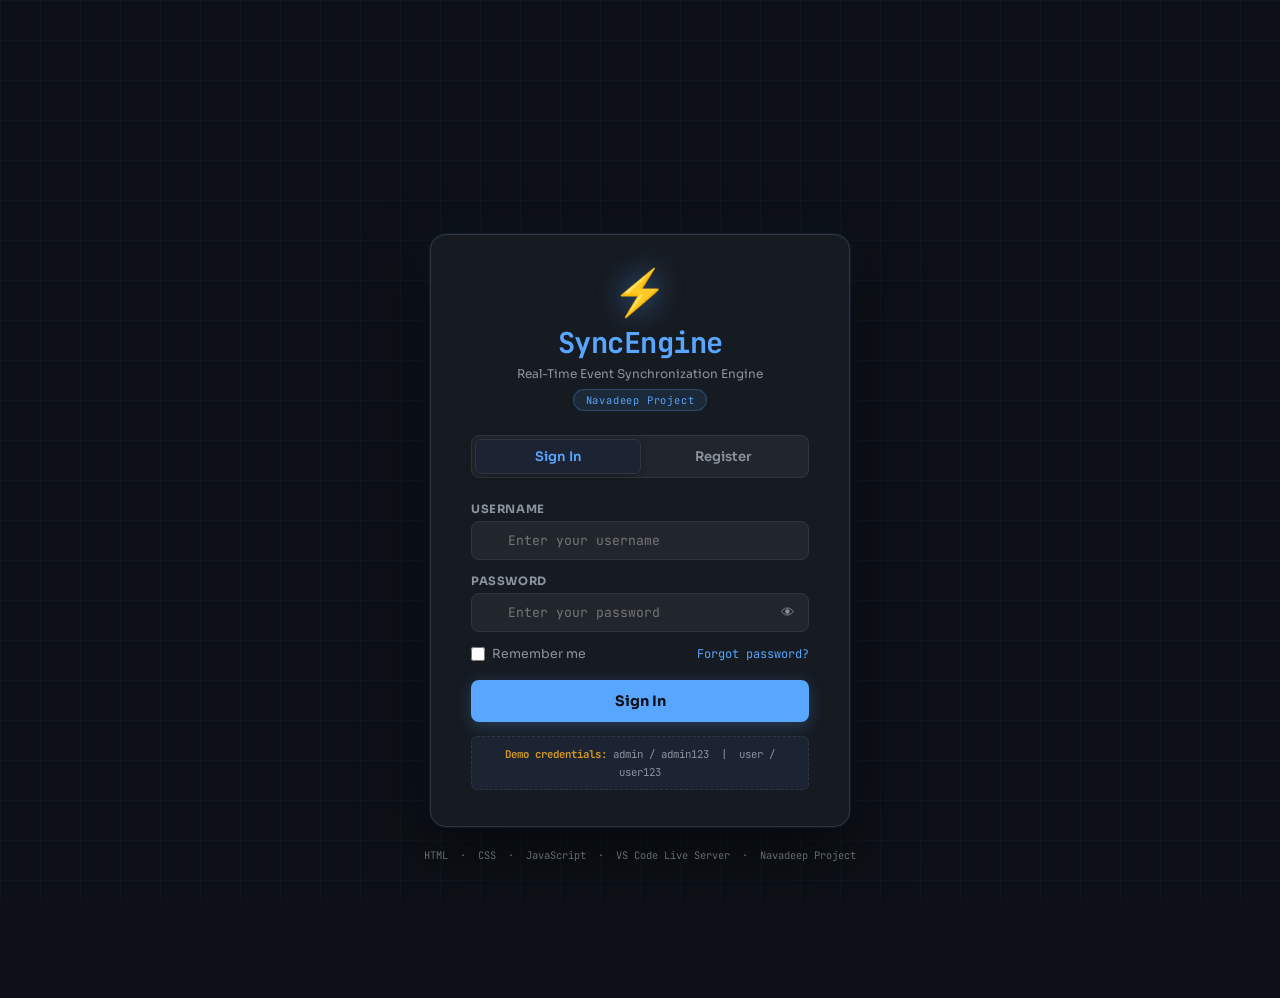
<file: Real Time Sync Engine/index.html>
<!DOCTYPE html>
<html lang="en">
<head>
  <meta charset="UTF-8" />
  <meta name="viewport" content="width=device-width, initial-scale=1.0"/>
  <title>Real-Time Event Synchronization Engine</title>
  <link rel="stylesheet" href="style.css" />
  <script>
    // Session guard — redirect to login if not authenticated
    (function() {
      const session = sessionStorage.getItem('syncengine_session');
      if (!session) { window.location.href = 'login.html'; }
    })();
  </script>
</head>
<body>

  <!-- ===== HEADER ===== -->
  <header class="header">
    <div class="header-inner">
      <div class="logo">
        <span class="logo-icon">⚡</span>
        <div>
          <h1>SyncEngine</h1>
          <p class="subtitle">Real-Time Event Synchronization Engine</p>
        </div>
      </div>
      <div class="status-bar">
        <span class="status-dot" id="engineStatus"></span>
        <span id="engineStatusText">Engine Offline</span>
        <span class="version-tag">v1.0 · Undergraduate Project</span>
        <span class="user-pill" id="userPill">Navadeep[Developer]</span>
        <button class="btn-logout" onclick="logoutUser()"> Logout</button>
      </div>
    </div>
  </header>

  <!-- ===== MAIN LAYOUT ===== -->
  <main class="main-grid">

    <!-- LEFT: CONTROL PANEL -->
    <section class="panel control-panel">
      <h2 class="panel-title"> Control Panel</h2>

      <div class="card">
        <h3>Engine Controls</h3>
        <div class="btn-group">
          <button class="btn btn-start" id="startBtn" onclick="startEngine()">▶ Start Engine</button>
          <button class="btn btn-stop" id="stopBtn" onclick="stopEngine()" disabled>⏹ Stop Engine</button>
          <button class="btn btn-reset" onclick="resetAll()"> Reset All</button>
        </div>
      </div>

      <div class="card">
        <h3>Publish Event</h3>
        <label>Event Type</label>
        <select id="eventType">
          <option value="USER_LOGIN">USER_LOGIN</option>
          <option value="DATA_UPDATE">DATA_UPDATE</option>
          <option value="PAYMENT_PROCESSED">PAYMENT_PROCESSED</option>
          <option value="NOTIFICATION">NOTIFICATION</option>
          <option value="ERROR_ALERT">ERROR_ALERT</option>
          <option value="SYSTEM_HEALTH">SYSTEM_HEALTH</option>
        </select>

        <label>Event Payload (JSON)</label>
        <textarea id="eventPayload" rows="3">{ "userId": "U-001", "data": "sample" }</textarea>

        <label>Priority Level</label>
        <select id="eventPriority">
          <option value="LOW">🟢 LOW</option>
          <option value="MEDIUM" selected>🟡 MEDIUM</option>
          <option value="HIGH">🔴 HIGH</option>
        </select>

        <button class="btn btn-publish" onclick="publishEvent()"> Publish Event</button>
      </div>

      <div class="card">
        <h3>Subscriber Management</h3>
        <input type="text" id="subscriberName" placeholder="Subscriber name (e.g. ServiceA)" />
        <select id="subscriberTopic">
          <option value="USER_LOGIN">USER_LOGIN</option>
          <option value="DATA_UPDATE">DATA_UPDATE</option>
          <option value="PAYMENT_PROCESSED">PAYMENT_PROCESSED</option>
          <option value="NOTIFICATION">NOTIFICATION</option>
          <option value="ERROR_ALERT">ERROR_ALERT</option>
          <option value="SYSTEM_HEALTH">SYSTEM_HEALTH</option>
        </select>
        <div class="btn-group">
          <button class="btn btn-sub" onclick="addSubscriber()"> Subscribe</button>
          <button class="btn btn-unsub" onclick="removeSubscriber()"> Unsubscribe</button>
        </div>
      </div>
    </section>

    <!-- MIDDLE: EVENT QUEUE + LOG -->
    <section class="panel middle-panel">
      <h2 class="panel-title"> Event Queue</h2>

      <div class="queue-header">
        <span id="queueCount" class="badge">0 Events</span>
        <span id="processedCount" class="badge badge-green">0 Processed</span>
        <span id="droppedCount" class="badge badge-red">0 Dropped</span>
      </div>

      <div class="queue-container" id="eventQueue">
        <div class="empty-state">No events in queue. Start the engine and publish events!</div>
      </div>

      <h2 class="panel-title" style="margin-top:20px"> Event Log</h2>
      <div class="log-toolbar">
        <button class="btn-small" onclick="clearLog()"> Clear Log</button>
        <button class="btn-small" onclick="exportLog()"> Export Log</button>
      </div>
      <div class="log-container" id="eventLog">
        <div class="log-entry log-info">[SYSTEM] SyncEngine initialized. Click "Start Engine" to begin.</div>
      </div>
    </section>

    <!-- RIGHT: SUBSCRIBERS + STATS -->
    <section class="panel right-panel">
      <h2 class="panel-title"> Active Subscribers</h2>
      <div id="subscriberList" class="subscriber-list">
        <div class="empty-state">No subscribers yet.</div>
      </div>

      <h2 class="panel-title" style="margin-top:20px"> Live Statistics</h2>
      <div class="stats-grid">
        <div class="stat-card">
          <div class="stat-value" id="statPublished">0</div>
          <div class="stat-label">Published</div>
        </div>
        <div class="stat-card">
          <div class="stat-value" id="statDelivered">0</div>
          <div class="stat-label">Delivered</div>
        </div>
        <div class="stat-card">
          <div class="stat-value" id="statSubscribers">0</div>
          <div class="stat-label">Subscribers</div>
        </div>
        <div class="stat-card">
          <div class="stat-value" id="statUptime">0s</div>
          <div class="stat-label">Uptime</div>
        </div>
      </div>

      <h2 class="panel-title" style="margin-top:20px"> Event Distribution</h2>
      <div id="eventChart" class="event-chart"></div>

      <h2 class="panel-title" style="margin-top:20px"> Delivered Events</h2>
      <div id="deliveryLog" class="delivery-log">
        <div class="empty-state">No deliveries yet.</div>
      </div>
    </section>

  </main>

  <!-- ===== FOOTER ===== -->
  <footer class="footer">
    <p>
      Real-Time Event Synchronization Engine &nbsp;|&nbsp;
      Navadeep Project &nbsp;|&nbsp;
      <strong>Made with HTML,CSS and JavaScript</strong> &nbsp;|&nbsp;
      
    </p>
  </footer>

  <!-- Link JavaScript -->
  <script src="script.js"></script>
  <script>
    // Load session info into header
    (function() {
      const raw = sessionStorage.getItem("syncengine_session");
      if (raw) {
        const s = JSON.parse(raw);
        const pill = document.getElementById("userPill");
        if (pill) pill.textContent =  s.name + " [" + s.role + "]";
      }
    })();
    function logoutUser() {
      sessionStorage.removeItem("syncengine_session");
      window.location.href = "login.html";
    }
  </script>

</body>
</html>
</file>
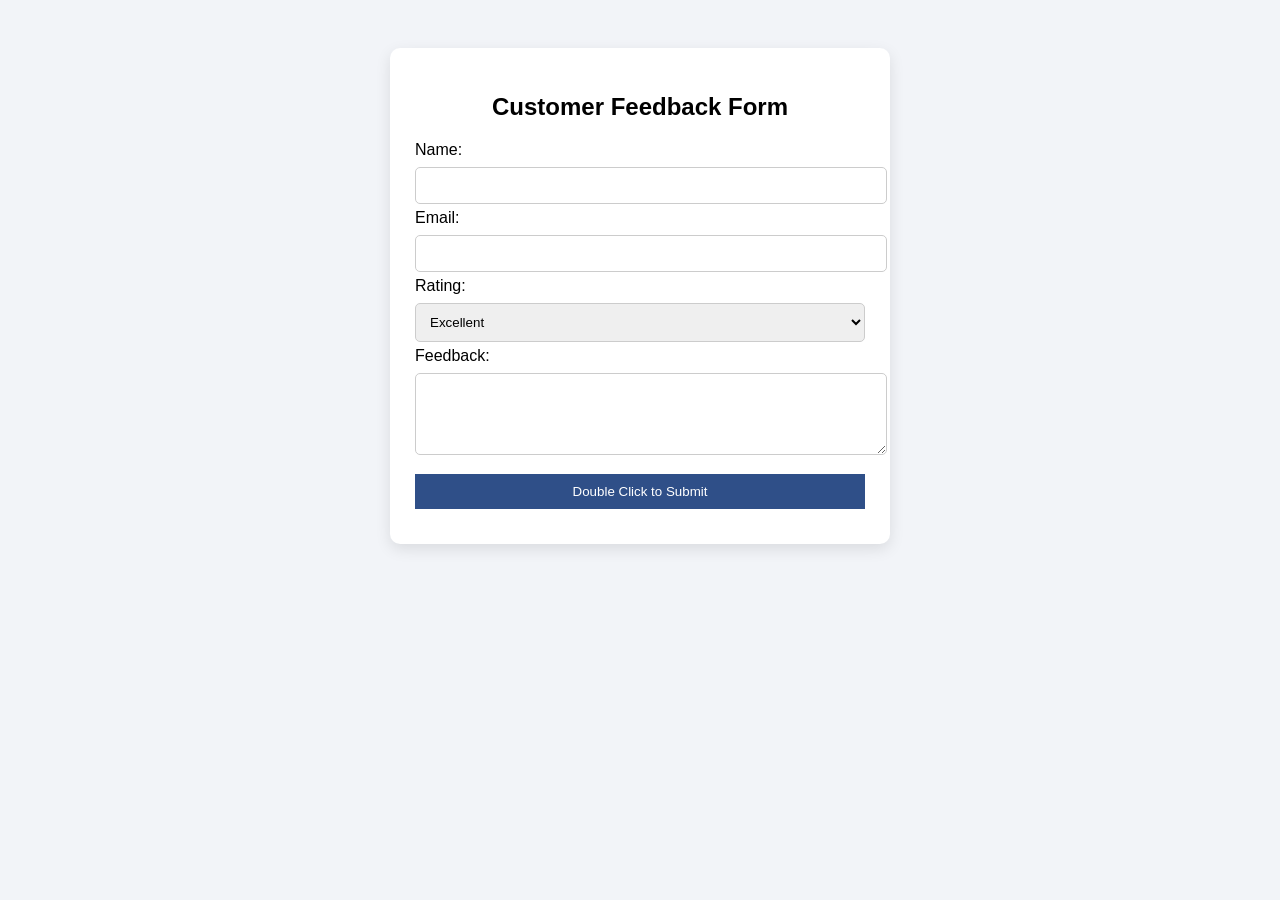
<file: task-7/index.html>
<!DOCTYPE html>
<html>
<head>
    <title>Interactive Feedback Form</title>

    <style>
        body {
            font-family: Arial, sans-serif;
            background: #f2f4f8;
            padding: 40px;
        }

        .container {
            width: 450px;
            margin: auto;
            background: white;
            padding: 25px;
            border-radius: 10px;
            box-shadow: 0 5px 15px rgba(0,0,0,0.1);
        }

        h2 {
            text-align: center;
        }

        input, textarea, select {
            width: 100%;
            padding: 10px;
            margin-top: 8px;
            margin-bottom: 5px;
            border: 1px solid #ccc;
            border-radius: 5px;
            transition: 0.3s;
        }

        /* Highlight on hover */
        input:hover, textarea:hover, select:hover {
            border-color: #2f4f88;
            background-color: #eef3ff;
        }

        .error {
            color: red;
            font-size: 13px;
        }

        .success {
            color: green;
            text-align: center;
            margin-top: 10px;
        }

        button {
            width: 100%;
            padding: 10px;
            background: #2f4f88;
            color: white;
            border: none;
            margin-top: 10px;
            cursor: pointer;
        }

        button:hover {
            background: #1d315e;
        }
    </style>

    <script>

        // Reusable validation function
        function showError(id, message) {
            document.getElementById(id).innerHTML = message;
        }

        function clearError(id) {
            document.getElementById(id).innerHTML = "";
        }

        // Name validation on keypress
        function validateName() {
            let name = document.getElementById("name").value;
            let regex = /^[A-Za-z ]+$/;

            if (!regex.test(name)) {
                showError("nameError", "Only letters allowed");
                return false;
            } else {
                clearError("nameError");
                return true;
            }
        }

        // Email validation on keypress
        function validateEmail() {
            let email = document.getElementById("email").value;
            let pattern = /^[^ ]+@[^ ]+\.[a-z]{2,3}$/;

            if (!pattern.test(email)) {
                showError("emailError", "Enter valid email");
                return false;
            } else {
                clearError("emailError");
                return true;
            }
        }

        // Feedback validation
        function validateFeedback() {
            let feedback = document.getElementById("feedback").value;

            if (feedback.length < 10) {
                showError("feedbackError", "Minimum 10 characters required");
                return false;
            } else {
                clearError("feedbackError");
                return true;
            }
        }

        // Double-click submit confirmation
        function submitForm() {

            if (validateName() && validateEmail() && validateFeedback()) {
                document.getElementById("confirmation").innerHTML =
                    "✅ Thank you! Your feedback has been submitted successfully.";
            } else {
                document.getElementById("confirmation").innerHTML =
                    "❌ Please correct the errors before submitting.";
            }
        }

    </script>
</head>

<body>

<div class="container">
    <h2>Customer Feedback Form</h2>

    <label>Name:</label>
    <input type="text" id="name" onkeyup="validateName()">
    <div id="nameError" class="error"></div>

    <label>Email:</label>
    <input type="text" id="email" onkeyup="validateEmail()">
    <div id="emailError" class="error"></div>

    <label>Rating:</label>
    <select>
        <option>Excellent</option>
        <option>Good</option>
        <option>Average</option>
        <option>Poor</option>
    </select>

    <label>Feedback:</label>
    <textarea id="feedback" rows="4" onkeyup="validateFeedback()"></textarea>
    <div id="feedbackError" class="error"></div>

    <!-- Double click event -->
    <button ondblclick="submitForm()">Double Click to Submit</button>

    <div id="confirmation" class="success"></div>

</div>

</body>
</html>
</file>
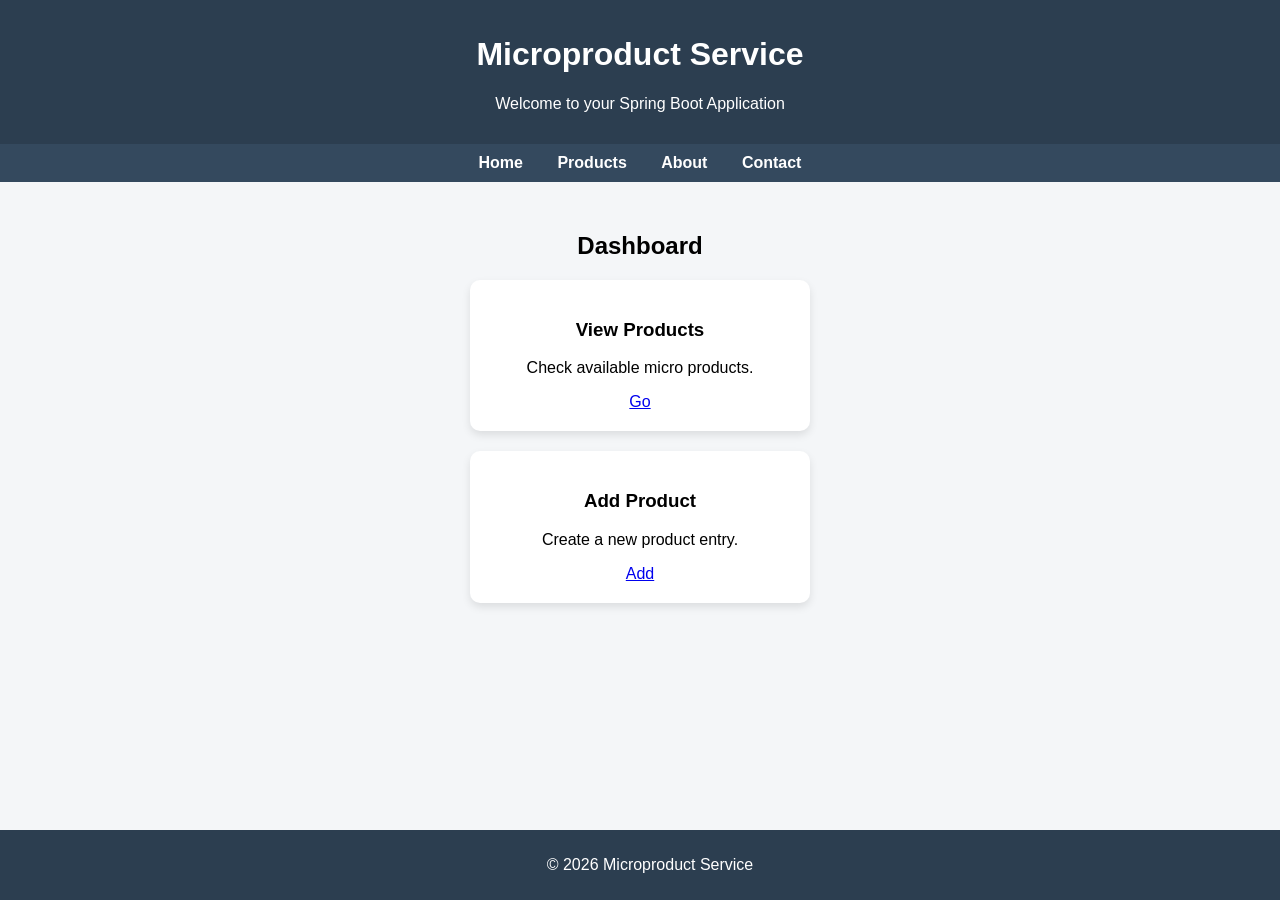
<file: 14-MicroProductService/target/classes/templates/index.html>
<!DOCTYPE html>
<html lang="en">
<head>
    <meta charset="UTF-8">
    <meta name="viewport" content="width=device-width, initial-scale=1.0">
    <title>Microproduct Service</title>

    <!-- Optional CSS -->
    <style>
        body {
            font-family: Arial, sans-serif;
            background-color: #f4f6f8;
            margin: 0;
            padding: 0;
        }

        header {
            background-color: #2c3e50;
            color: white;
            padding: 15px;
            text-align: center;
        }

        nav {
            background-color: #34495e;
            padding: 10px;
            text-align: center;
        }

        nav a {
            color: white;
            margin: 0 15px;
            text-decoration: none;
            font-weight: bold;
        }

        nav a:hover {
            text-decoration: underline;
        }

        .container {
            padding: 30px;
            text-align: center;
        }

        .card {
            background: white;
            padding: 20px;
            margin: 20px auto;
            width: 300px;
            border-radius: 10px;
            box-shadow: 0 4px 8px rgba(0,0,0,0.1);
        }

        footer {
            background-color: #2c3e50;
            color: white;
            text-align: center;
            padding: 10px;
            position: fixed;
            bottom: 0;
            width: 100%;
        }
    </style>
</head>
<body>

<header>
    <h1>Microproduct Service</h1>
    <p>Welcome to your Spring Boot Application</p>
</header>

<nav>
    <a href="/">Home</a>
    <a href="/products">Products</a>
    <a href="/about">About</a>
    <a href="/contact">Contact</a>
</nav>

<div class="container">
    <h2>Dashboard</h2>

    <div class="card">
        <h3>View Products</h3>
        <p>Check available micro products.</p>
        <a href="/products">Go</a>
    </div>

    <div class="card">
        <h3>Add Product</h3>
        <p>Create a new product entry.</p>
        <a href="/add-product">Add</a>
    </div>
</div>

<footer>
    <p>© 2026 Microproduct Service</p>
</footer>

</body>
</html>
</file>
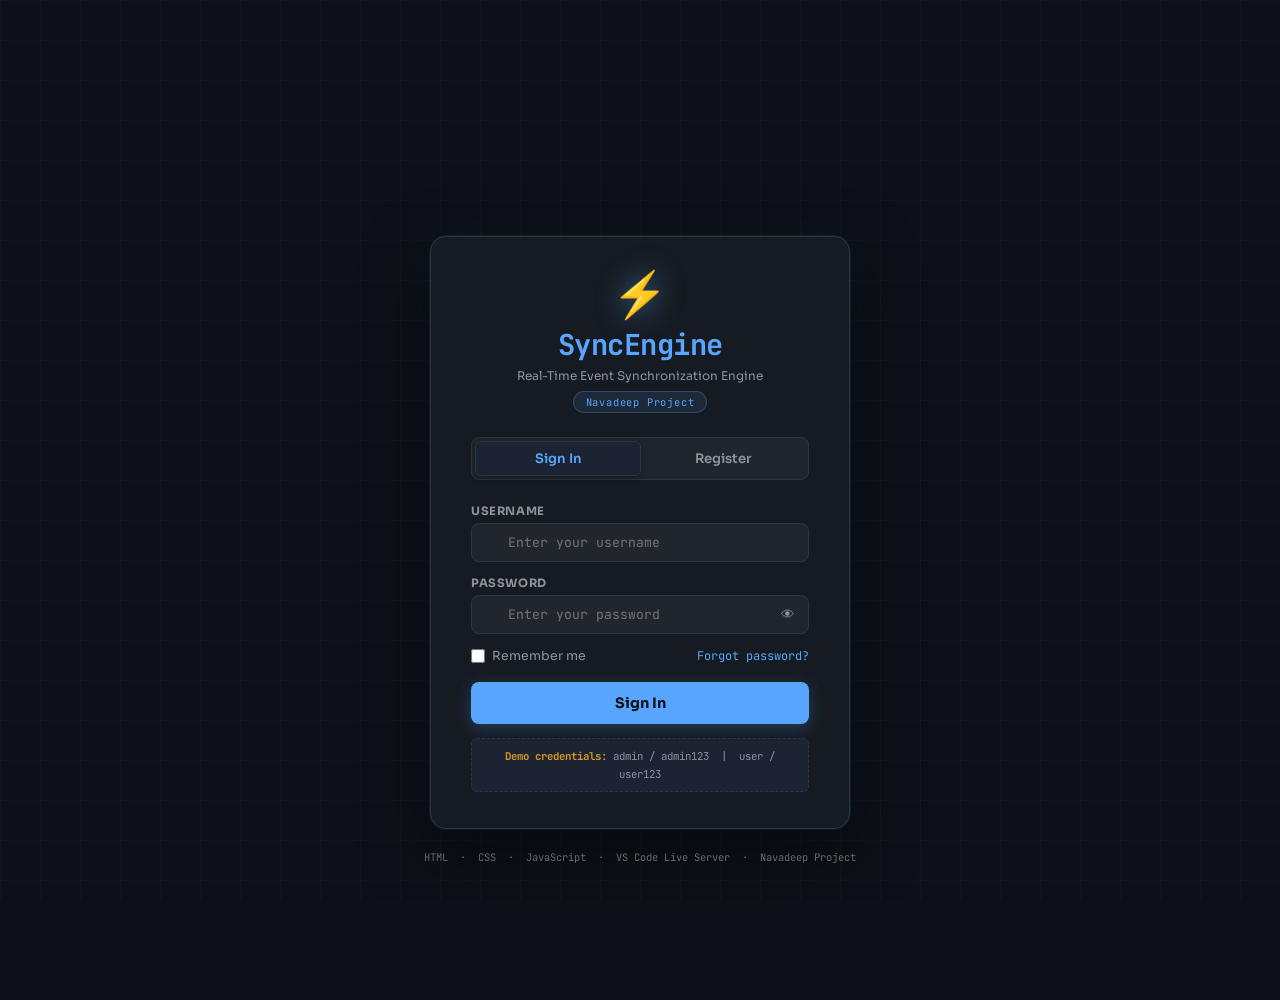
<file: Real Time Sync Engine/login.html>
<!DOCTYPE html>
<html lang="en">
<head>
  <meta charset="UTF-8" />
  <meta name="viewport" content="width=device-width, initial-scale=1.0"/>
  <title>Login — SyncEngine</title>
  <link rel="stylesheet" href="login.css" />
</head>
<body>

  <!-- Animated background particles -->
  <div class="bg-grid"></div>
  <div class="particles" id="particles"></div>

  <!-- Login Card -->
  <div class="login-wrapper">

    <div class="login-card" id="loginCard">

      <!-- Logo -->
      <div class="brand">
        <div class="brand-icon">⚡</div>
        <h1 class="brand-name">SyncEngine</h1>
        <p class="brand-sub">Real-Time Event Synchronization Engine</p>
        <span class="brand-tag">Navadeep Project</span>
      </div>

      <!-- Toggle: Login / Register -->
      <div class="tab-toggle">
        <button class="tab-btn active" id="tabLogin" onclick="switchTab('login')">Sign In</button>
        <button class="tab-btn" id="tabRegister" onclick="switchTab('register')">Register</button>
      </div>

      <!-- ===== LOGIN FORM ===== -->
      <form class="auth-form" id="loginForm" onsubmit="handleLogin(event)">
        <div class="field-group">
          <label for="loginUser">Username</label>
          <div class="input-wrap">
            
            <input type="text" id="loginUser" placeholder="Enter your username" autocomplete="username" />
          </div>
        </div>

        <div class="field-group">
          <label for="loginPass">Password</label>
          <div class="input-wrap">
            
            <input type="password" id="loginPass" placeholder="Enter your password" autocomplete="current-password" />
            <button type="button" class="toggle-pw" onclick="togglePassword('loginPass', this)">👁</button>
          </div>
        </div>

        <div class="row-between">
          <label class="checkbox-label">
            <input type="checkbox" id="rememberMe" />
            <span>Remember me</span>
          </label>
          <a href="#" class="link-muted" onclick="showForgot()">Forgot password?</a>
        </div>

        <div class="error-box" id="loginError"></div>

        <button type="submit" class="btn-login" id="loginBtn">
          <span class="btn-text">Sign In</span>
          <span class="btn-loader" id="loginLoader" style="display:none"></span>
        </button>

        <div class="demo-hint">
          <strong>Demo credentials:</strong> admin / admin123 &nbsp;|&nbsp; user / user123
        </div>
      </form>

      <!-- ===== REGISTER FORM ===== -->
      <form class="auth-form hidden" id="registerForm" onsubmit="handleRegister(event)">
        <div class="field-group">
          <label for="regFullName">Full Name</label>
          <div class="input-wrap">

            <input type="text" id="regFullName" placeholder="Your full name" />
          </div>
        </div>

        <div class="field-group">
          <label for="regUser">Username</label>
          <div class="input-wrap">

            <input type="text" id="regUser" placeholder="Choose a username" />
          </div>
        </div>

        <div class="field-group">
          <label for="regEmail">Email</label>
          <div class="input-wrap">

            <input type="email" id="regEmail" placeholder="your@email.com" />
          </div>
        </div>

        <div class="field-group">
          <label for="regPass">Password</label>
          <div class="input-wrap">
 
            <input type="password" id="regPass" placeholder="Min 6 characters" />
            <button type="button" class="toggle-pw" onclick="togglePassword('regPass', this)">👁</button>
          </div>
          <div class="strength-bar-wrap" id="strengthWrap">
            <div class="strength-bar" id="strengthBar"></div>
          </div>
          <div class="strength-label" id="strengthLabel"></div>
        </div>

        <div class="field-group">
          <label for="regConfirm">Confirm Password</label>
          <div class="input-wrap">

            <input type="password" id="regConfirm" placeholder="Repeat password" />
          </div>
        </div>

        <div class="field-group">
          <label for="regRole">Role</label>
          <div class="input-wrap">

            <select id="regRole">
              <option value="Developer">Developer</option>
              <option value="Admin">Admin</option>
              <option value="Viewer">Viewer</option>
            </select>
          </div>
        </div>

        <div class="error-box" id="registerError"></div>
        <div class="success-box hidden" id="registerSuccess"></div>

        <button type="submit" class="btn-login">
          <span class="btn-text">Create Account</span>
        </button>
      </form>

    </div>

    <!-- Footer note -->
    <p class="footer-note">
      HTML &nbsp;·&nbsp; CSS &nbsp;·&nbsp; JavaScript &nbsp;·&nbsp;
      VS Code Live Server &nbsp;·&nbsp; Navadeep Project
    </p>
  </div>

  <script src="login.js"></script>

</body>
</html>
</file>
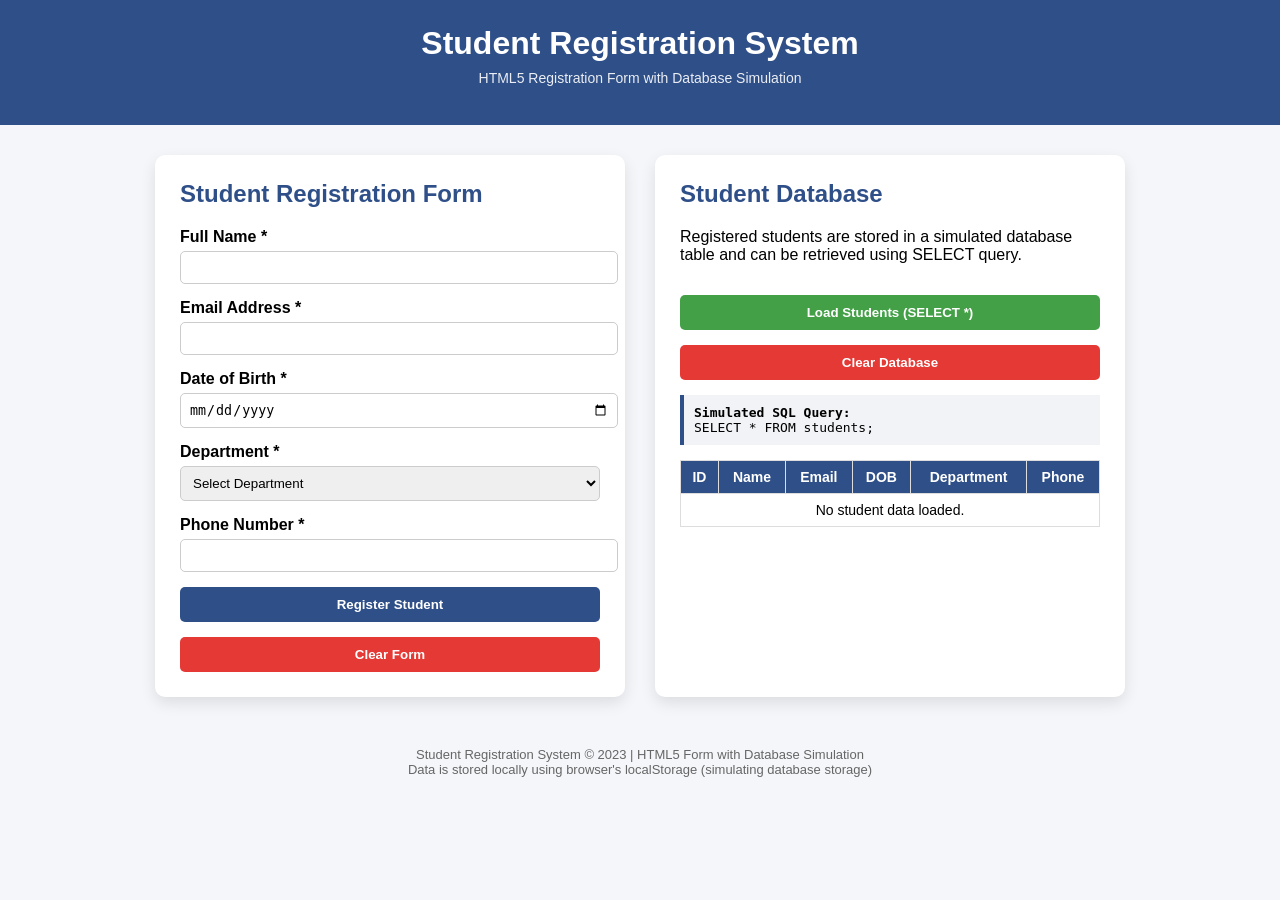
<file: task-1/index01.html>
<!DOCTYPE html>
<html>
<head>
    <title>Student Registration System</title>
    <meta charset="UTF-8">
    <style>
        body {
            margin: 0;
            font-family: Arial, sans-serif;
            background: #f4f6f9;
        }

        header {
            background: #2f4f88;
            color: white;
            text-align: center;
            padding: 25px;
        }

        header h1 {
            margin: 0;
        }

        header p {
            margin-top: 8px;
            font-size: 14px;
            opacity: 0.9;
        }

        .main {
            display: flex;
            justify-content: center;
            gap: 30px;
            padding: 30px;
            flex-wrap: wrap;
        }

        .card {
            background: white;
            width: 420px;
            padding: 25px;
            border-radius: 10px;
            box-shadow: 0 6px 15px rgba(0,0,0,0.1);
        }

        h2 {
            margin-top: 0;
            color: #2f4f88;
        }

        label {
            display: block;
            margin-top: 15px;
            font-weight: bold;
        }

        input, select {
            width: 100%;
            padding: 8px;
            margin-top: 5px;
            border-radius: 5px;
            border: 1px solid #ccc;
        }

        .btn {
            margin-top: 15px;
            padding: 10px;
            border: none;
            border-radius: 5px;
            cursor: pointer;
            font-weight: bold;
            width: 100%;
        }

        .primary {
            background: #2f4f88;
            color: white;
        }

        .danger {
            background: #e53935;
            color: white;
        }

        .success {
            background: #43a047;
            color: white;
        }

        table {
            width: 100%;
            border-collapse: collapse;
            margin-top: 15px;
            font-size: 14px;
        }

        th, td {
            border: 1px solid #ddd;
            padding: 8px;
            text-align: center;
        }

        th {
            background: #2f4f88;
            color: white;
        }

        .query-box {
            background: #f1f3f6;
            padding: 10px;
            margin-top: 15px;
            border-left: 4px solid #2f4f88;
            font-family: monospace;
        }

        footer {
            text-align: center;
            padding: 20px;
            font-size: 13px;
            color: #666;
        }
    </style>
</head>
<body>

<header>
    <h1>Student Registration System</h1>
    <p>HTML5 Registration Form with Database Simulation</p>
</header>

<div class="main">

    <!-- Registration Form -->
    <div class="card">
        <h2>Student Registration Form</h2>

        <form id="studentForm">
            <label>Full Name *</label>
            <input type="text" id="name" required>

            <label>Email Address *</label>
            <input type="email" id="email" required>

            <label>Date of Birth *</label>
            <input type="date" id="dob" required>

            <label>Department *</label>
            <select id="department" required>
                <option value="">Select Department</option>
                <option>CSE</option>
                <option>ECE</option>
                <option>EEE</option>
                <option>IT</option>
                <option>MECH</option>
            </select>

            <label>Phone Number *</label>
            <input type="tel" id="phone" required>

            <button type="submit" class="btn primary">Register Student</button>
            <button type="reset" class="btn danger">Clear Form</button>
        </form>
    </div>

    <!-- Database Section -->
    <div class="card">
        <h2>Student Database</h2>

        <p>Registered students are stored in a simulated database table and can be retrieved using SELECT query.</p>

        <button class="btn success" onclick="loadStudents()">Load Students (SELECT *)</button>
        <button class="btn danger" onclick="clearDatabase()">Clear Database</button>

        <div class="query-box">
            <strong>Simulated SQL Query:</strong><br>
            SELECT * FROM students;
        </div>

        <table id="studentTable">
            <thead>
                <tr>
                    <th>ID</th>
                    <th>Name</th>
                    <th>Email</th>
                    <th>DOB</th>
                    <th>Department</th>
                    <th>Phone</th>
                </tr>
            </thead>
            <tbody>
                <tr><td colspan="6">No student data loaded.</td></tr>
            </tbody>
        </table>
    </div>

</div>

<footer>
    Student Registration System © 2023 | HTML5 Form with Database Simulation <br>
    Data is stored locally using browser's localStorage (simulating database storage)
</footer>

<script>
    const form = document.getElementById("studentForm");
    const tableBody = document.querySelector("#studentTable tbody");

    form.addEventListener("submit", function(e) {
        e.preventDefault();

        const student = {
            id: Date.now(),
            name: name.value,
            email: email.value,
            dob: dob.value,
            department: department.value,
            phone: phone.value
        };

        let students = JSON.parse(localStorage.getItem("students")) || [];
        students.push(student);
        localStorage.setItem("students", JSON.stringify(students));

        alert("Student Registered Successfully!");
        form.reset();
    });

    function loadStudents() {
        let students = JSON.parse(localStorage.getItem("students")) || [];
        tableBody.innerHTML = "";

        if (students.length === 0) {
            tableBody.innerHTML = "<tr><td colspan='6'>No student data loaded.</td></tr>";
            return;
        }

        students.forEach((s, index) => {
            tableBody.innerHTML += `
                <tr>
                    <td>${index + 1}</td>
                    <td>${s.name}</td>
                    <td>${s.email}</td>
                    <td>${s.dob}</td>
                    <td>${s.department}</td>
                    <td>${s.phone}</td>
                </tr>
            `;
        });
    }

    function clearDatabase() {
        localStorage.removeItem("students");
        loadStudents();
        alert("Database Cleared!");
    }
</script>

</body>
</html>
</file>
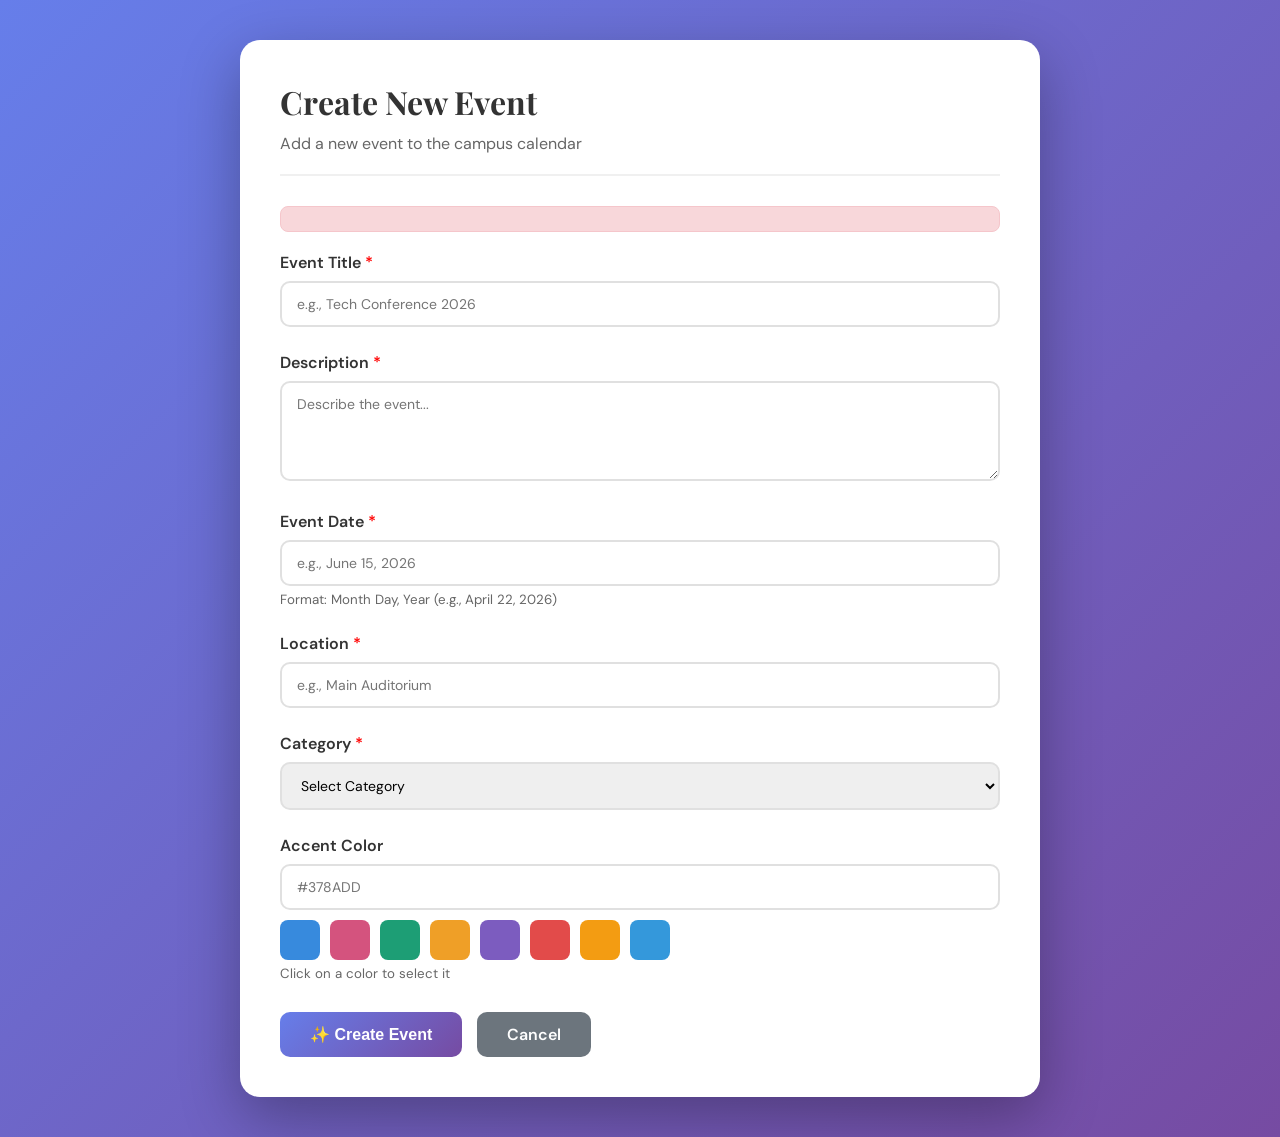
<file: Event-Service/target/classes/templates/create-event.html>
<!DOCTYPE html>
<html xmlns:th="http://www.thymeleaf.org">
<head>
    <meta charset="UTF-8">
    <meta name="viewport" content="width=device-width, initial-scale=1.0">
    <title>Create New Event - Campus Events</title>
    <link href="https://fonts.googleapis.com/css2?family=Playfair+Display:wght@500;700&family=DM+Sans:wght@400;500&display=swap" rel="stylesheet">
    <style>
        * {
            margin: 0;
            padding: 0;
            box-sizing: border-box;
        }
        
        body {
            font-family: 'DM Sans', sans-serif;
            background: linear-gradient(135deg, #667eea 0%, #764ba2 100%);
            min-height: 100vh;
            padding: 40px;
        }
        
        .container {
            max-width: 800px;
            margin: 0 auto;
            background: white;
            border-radius: 20px;
            padding: 40px;
            box-shadow: 0 20px 60px rgba(0,0,0,0.3);
        }
        
        h1 {
            font-family: 'Playfair Display', serif;
            color: #333;
            margin-bottom: 10px;
        }
        
        .subtitle {
            color: #666;
            margin-bottom: 30px;
            padding-bottom: 20px;
            border-bottom: 2px solid #f0f0f0;
        }
        
        .form-group {
            margin-bottom: 25px;
        }
        
        label {
            display: block;
            font-weight: 600;
            margin-bottom: 8px;
            color: #333;
        }
        
        input, select, textarea {
            width: 100%;
            padding: 12px 15px;
            border: 2px solid #e0e0e0;
            border-radius: 10px;
            font-size: 14px;
            font-family: 'DM Sans', sans-serif;
            transition: border-color 0.3s;
        }
        
        input:focus, select:focus, textarea:focus {
            outline: none;
            border-color: #667eea;
        }
        
        textarea {
            resize: vertical;
            min-height: 100px;
        }
        
        .color-preview {
            width: 50px;
            height: 40px;
            border-radius: 8px;
            margin-top: 10px;
            border: 2px solid #ddd;
        }
        
        .button-group {
            display: flex;
            gap: 15px;
            margin-top: 30px;
        }
        
        .btn-submit {
            background: linear-gradient(135deg, #667eea 0%, #764ba2 100%);
            color: white;
            padding: 12px 30px;
            border: none;
            border-radius: 10px;
            font-size: 16px;
            font-weight: 600;
            cursor: pointer;
            transition: transform 0.2s;
        }
        
        .btn-submit:hover {
            transform: translateY(-2px);
        }
        
        .btn-cancel {
            background: #6c757d;
            color: white;
            padding: 12px 30px;
            border: none;
            border-radius: 10px;
            font-size: 16px;
            font-weight: 600;
            cursor: pointer;
            text-decoration: none;
            display: inline-block;
            text-align: center;
        }
        
        .btn-cancel:hover {
            background: #5a6268;
        }
        
        .tag-colors {
            display: flex;
            gap: 10px;
            margin-top: 10px;
            flex-wrap: wrap;
        }
        
        .color-option {
            width: 40px;
            height: 40px;
            border-radius: 8px;
            cursor: pointer;
            border: 3px solid transparent;
            transition: transform 0.2s;
        }
        
        .color-option:hover {
            transform: scale(1.1);
        }
        
        .color-option.selected {
            border-color: #333;
            transform: scale(1.1);
        }
        
        .error-message {
            background: #f8d7da;
            color: #721c24;
            padding: 12px;
            border-radius: 8px;
            margin-bottom: 20px;
            border: 1px solid #f5c6cb;
        }
        
        .required {
            color: red;
        }
    </style>
</head>
<body>
    <div class="container">
        <h1>Create New Event</h1>
        <div class="subtitle">Add a new event to the campus calendar</div>
        
        <!-- Display error message if any -->
        <div th:if="${error}" class="error-message" th:text="${error}"></div>
        
        <form th:action="@{/events/create}" th:object="${event}" method="post">
            <div class="form-group">
                <label for="title">Event Title <span class="required">*</span></label>
                <input type="text" id="title" name="title" th:field="*{title}" required placeholder="e.g., Tech Conference 2026">
            </div>
            
            <div class="form-group">
                <label for="description">Description <span class="required">*</span></label>
                <textarea id="description" name="description" th:field="*{description}" required placeholder="Describe the event..."></textarea>
            </div>
            
            <div class="form-group">
                <label for="eventDate">Event Date <span class="required">*</span></label>
                <input type="text" id="eventDate" name="eventDate" th:field="*{eventDate}" required placeholder="e.g., June 15, 2026">
                <small style="color: #666; display: block; margin-top: 5px;">Format: Month Day, Year (e.g., April 22, 2026)</small>
            </div>
            
            <div class="form-group">
                <label for="location">Location <span class="required">*</span></label>
                <input type="text" id="location" name="location" th:field="*{location}" required placeholder="e.g., Main Auditorium">
            </div>
            
            <div class="form-group">
                <label for="tag">Category <span class="required">*</span></label>
                <select id="tag" name="tag" th:field="*{tag}" required>
                    <option value="">Select Category</option>
                    <option value="Tech">Tech</option>
                    <option value="Cultural">Cultural</option>
                    <option value="Sports">Sports</option>
                    <option value="Workshop">Workshop</option>
                    <option value="Social">Social</option>
                </select>
            </div>
            
            <div class="form-group">
                <label for="accentColor">Accent Color</label>
                <input type="text" id="accentColor" name="accentColor" th:field="*{accentColor}" placeholder="#378ADD">
                <div class="tag-colors">
                    <div class="color-option" style="background:#378ADD" onclick="setColor('#378ADD')" title="Tech Blue"></div>
                    <div class="color-option" style="background:#D4537E" onclick="setColor('#D4537E')" title="Cultural Pink"></div>
                    <div class="color-option" style="background:#1D9E75" onclick="setColor('#1D9E75')" title="Tech Green"></div>
                    <div class="color-option" style="background:#EF9F27" onclick="setColor('#EF9F27')" title="Social Orange"></div>
                    <div class="color-option" style="background:#7C5CBF" onclick="setColor('#7C5CBF')" title="Workshop Purple"></div>
                    <div class="color-option" style="background:#E24B4A" onclick="setColor('#E24B4A')" title="Sports Red"></div>
                    <div class="color-option" style="background:#F39C12" onclick="setColor('#F39C12')" title="Workshop Yellow"></div>
                    <div class="color-option" style="background:#3498DB" onclick="setColor('#3498DB')" title="Tech Light Blue"></div>
                </div>
                <small style="color: #666; display: block; margin-top: 5px;">Click on a color to select it</small>
            </div>
            
            <div class="button-group">
                <button type="submit" class="btn-submit">✨ Create Event</button>
                <a href="/home" class="btn-cancel">Cancel</a>
            </div>
        </form>
    </div>
    
    <script>
        function setColor(color) {
            document.getElementById('accentColor').value = color;
            // Remove selected class from all color options
            document.querySelectorAll('.color-option').forEach(opt => {
                opt.classList.remove('selected');
            });
            // Add selected class to clicked option
            event.target.classList.add('selected');
        }
        
        // Auto-select color based on tag selection
        document.getElementById('tag').addEventListener('change', function() {
            const tag = this.value;
            const colorMap = {
                'Tech': '#378ADD',
                'Cultural': '#D4537E',
                'Sports': '#E24B4A',
                'Workshop': '#7C5CBF',
                'Social': '#EF9F27'
            };
            if (colorMap[tag]) {
                document.getElementById('accentColor').value = colorMap[tag];
                // Highlight the corresponding color option
                document.querySelectorAll('.color-option').forEach(opt => {
                    opt.classList.remove('selected');
                    if (opt.style.backgroundColor === colorMap[tag]) {
                        opt.classList.add('selected');
                    }
                });
            }
        });
    </script>
</body>
</html>
</file>
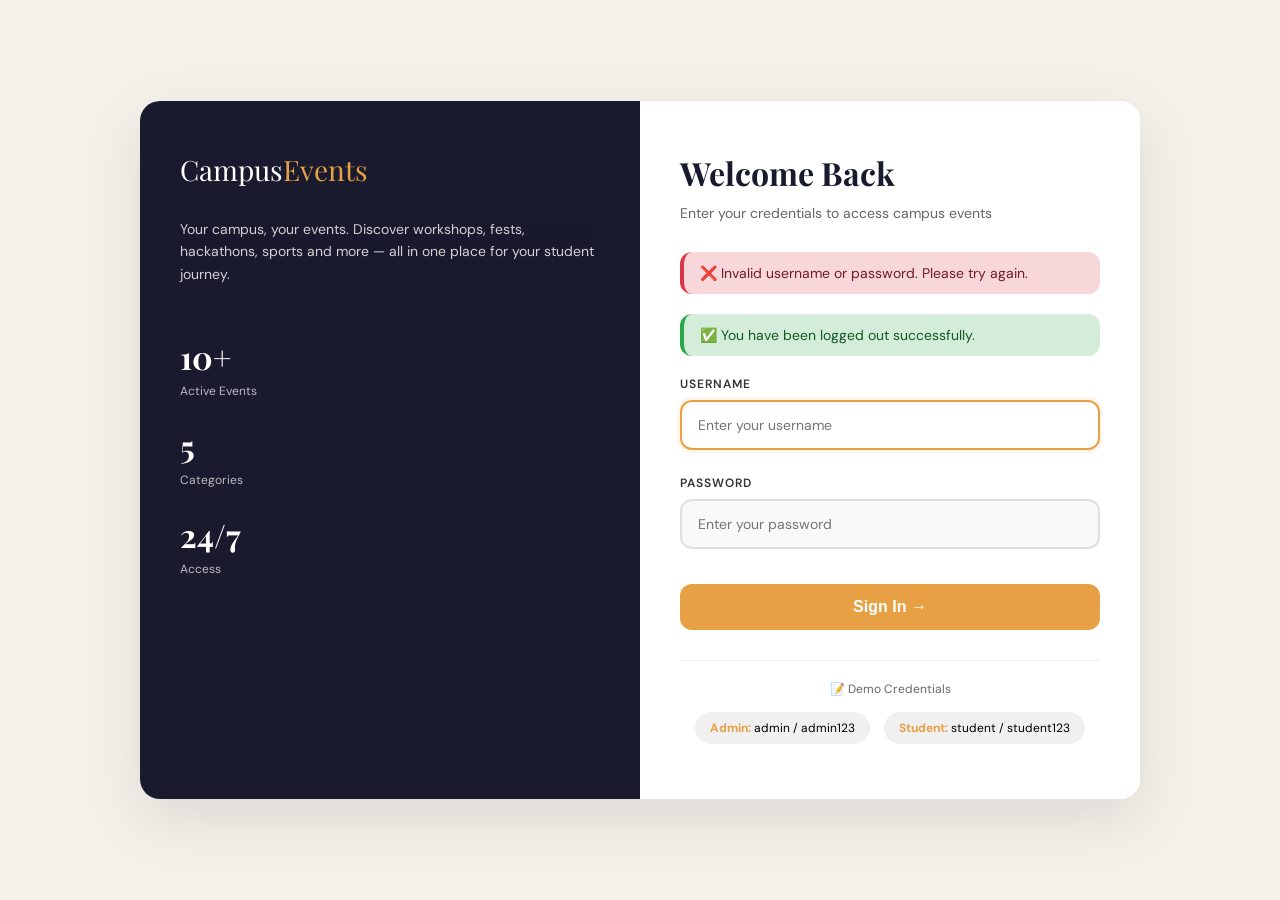
<file: Event-Service/target/classes/templates/login.html>
<!DOCTYPE html>
<html xmlns:th="http://www.thymeleaf.org">
<head>
    <meta charset="UTF-8">
    <meta name="viewport" content="width=device-width, initial-scale=1.0">
    <title>Campus Events – Login</title>
    <link href="https://fonts.googleapis.com/css2?family=Playfair+Display:wght@500;700&family=DM+Sans:wght@400;500&display=swap" rel="stylesheet">
    <style>
        * {
            margin: 0;
            padding: 0;
            box-sizing: border-box;
        }
        
        body {
            font-family: 'DM Sans', sans-serif;
            background: #f4f1eb;
            min-height: 100vh;
            display: flex;
            align-items: center;
            justify-content: center;
        }
        
        /* Login Container */
        .login-container {
            display: flex;
            max-width: 1000px;
            width: 90%;
            background: white;
            border-radius: 20px;
            overflow: hidden;
            box-shadow: 0 20px 60px rgba(0,0,0,0.1);
        }
        
        /* Left Panel - Same as home page hero section */
        .login-left {
            background: #1a1a2e;
            padding: 50px 40px;
            width: 50%;
            color: white;
        }
        
        .brand {
            font-family: 'Playfair Display', serif;
            font-size: 28px;
            margin-bottom: 30px;
        }
        
        .brand span {
            color: #e8a045;
        }
        
        .tagline {
            font-size: 14px;
            opacity: 0.8;
            margin-bottom: 40px;
            line-height: 1.6;
        }
        
        /* Stats - Same as home page */
        .stats {
            margin-top: 50px;
        }
        
        .stat {
            margin-bottom: 25px;
        }
        
        .stat-number {
            font-size: 32px;
            font-weight: bold;
            font-family: 'Playfair Display', serif;
        }
        
        .stat-label {
            font-size: 12px;
            opacity: 0.7;
            margin-top: 5px;
        }
        
        /* Right Panel */
        .login-right {
            padding: 50px 40px;
            width: 50%;
            background: white;
        }
        
        .welcome-text {
            margin-bottom: 30px;
        }
        
        .welcome-text h2 {
            font-family: 'Playfair Display', serif;
            font-size: 32px;
            color: #1a1a2e;
            margin-bottom: 10px;
        }
        
        .welcome-text p {
            color: #666;
            font-size: 14px;
        }
        
        /* Form Styles */
        .form-group {
            margin-bottom: 25px;
        }
        
        label {
            display: block;
            font-size: 12px;
            font-weight: 600;
            text-transform: uppercase;
            letter-spacing: 1px;
            margin-bottom: 8px;
            color: #333;
        }
        
        input {
            width: 100%;
            padding: 14px 16px;
            border: 2px solid #e0e0e0;
            border-radius: 12px;
            font-size: 14px;
            font-family: 'DM Sans', sans-serif;
            transition: all 0.3s;
            background: #f9f9f9;
        }
        
        input:focus {
            outline: none;
            border-color: #e8a045;
            background: white;
            box-shadow: 0 0 0 3px rgba(232, 160, 69, 0.1);
        }
        
        /* Button - Same as home page RSVP button */
        .login-btn {
            width: 100%;
            padding: 14px;
            background: #e8a045;
            color: white;
            border: none;
            border-radius: 12px;
            font-size: 16px;
            font-weight: 600;
            cursor: pointer;
            transition: all 0.3s;
            margin-top: 10px;
        }
        
        .login-btn:hover {
            background: #d48a2b;
            transform: translateY(-2px);
        }
        
        /* Messages */
        .error-message {
            background: #f8d7da;
            color: #721c24;
            padding: 12px 16px;
            border-radius: 12px;
            margin-bottom: 20px;
            font-size: 14px;
            border-left: 4px solid #dc3545;
        }
        
        .success-message {
            background: #d4edda;
            color: #155724;
            padding: 12px 16px;
            border-radius: 12px;
            margin-bottom: 20px;
            font-size: 14px;
            border-left: 4px solid #28a745;
        }
        
        /* Demo Credentials */
        .demo-creds {
            margin-top: 30px;
            padding-top: 20px;
            border-top: 1px solid #eee;
            text-align: center;
        }
        
        .demo-creds p {
            font-size: 12px;
            color: #666;
            margin-bottom: 10px;
        }
        
        .cred-badge {
            display: inline-block;
            background: #f0f0f0;
            padding: 8px 15px;
            border-radius: 25px;
            margin: 5px;
            font-size: 12px;
        }
        
        .cred-badge strong {
            color: #e8a045;
        }
        
        /* Responsive */
        @media (max-width: 768px) {
            .login-container {
                flex-direction: column;
                width: 95%;
            }
            .login-left, .login-right {
                width: 100%;
            }
            .login-left {
                text-align: center;
            }
            .stats {
                display: flex;
                justify-content: space-around;
                text-align: center;
            }
        }
    </style>
</head>
<body>
    <div class="login-container">
        <!-- Left Panel - Matches home page hero section -->
        <div class="login-left">
            <div class="brand">Campus<span>Events</span></div>
            <div class="tagline">
                Your campus, your events. Discover workshops, fests, hackathons, sports and more — all in one place for your student journey.
            </div>
            <div class="stats">
                <div class="stat">
                    <div class="stat-number">10+</div>
                    <div class="stat-label">Active Events</div>
                </div>
                <div class="stat">
                    <div class="stat-number">5</div>
                    <div class="stat-label">Categories</div>
                </div>
                <div class="stat">
                    <div class="stat-number">24/7</div>
                    <div class="stat-label">Access</div>
                </div>
            </div>
        </div>
        
        <!-- Right Panel - Login Form -->
        <div class="login-right">
            <div class="welcome-text">
                <h2>Welcome Back</h2>
                <p>Enter your credentials to access campus events</p>
            </div>
            
            <!-- Error/Success Messages -->
            <div th:if="${param.error}" class="error-message">
                ❌ Invalid username or password. Please try again.
            </div>
            <div th:if="${param.logout}" class="success-message">
                ✅ You have been logged out successfully.
            </div>
            
            <!-- Login Form -->
            <form th:action="@{/login}" method="post">
                <div class="form-group">
                    <label>Username</label>
                    <input type="text" name="username" placeholder="Enter your username" required autofocus>
                </div>
                
                <div class="form-group">
                    <label>Password</label>
                    <input type="password" name="password" placeholder="Enter your password" required>
                </div>
                
                <button type="submit" class="login-btn">Sign In →</button>
            </form>
            
            <!-- Demo Credentials -->
            <div class="demo-creds">
                <p>📝 Demo Credentials</p>
                <div class="cred-badge"><strong>Admin:</strong> admin / admin123</div>
                <div class="cred-badge"><strong>Student:</strong> student / student123</div>
            </div>
        </div>
    </div>
</body>
</html>
</file>
<file: Real Time Sync Engine/style.css>
/*  GOOGLE FONTS */
@import url('https://fonts.googleapis.com/css2?family=JetBrains+Mono:wght@400;600;700&family=Sora:wght@400;600;700;800&display=swap');

/* CSS VARIABLES */
:root {
  --bg-main:       #0d1117;
  --bg-panel:      #161b22;
  --bg-card:       #1c2333;
  --bg-input:      #21262d;
  --border:        #30363d;
  --accent:        #58a6ff;
  --accent2:       #3fb950;
  --accent3:       #f85149;
  --accent4:       #d29922;
  --text-primary:  #e6edf3;
  --text-muted:    #8b949e;
  --text-code:     #79c0ff;
  --glow:          0 0 18px rgba(88,166,255,0.18);
  --radius:        10px;
  --font-ui:       'Sora', sans-serif;
  --font-mono:     'JetBrains Mono', monospace;
}

/*  RESET  */
*, *::before, *::after { box-sizing: border-box; margin: 0; padding: 0; }
html { scroll-behavior: smooth; }
body {
  font-family: var(--font-ui);
  background: var(--bg-main);
  color: var(--text-primary);
  min-height: 100vh;
  display: flex;
  flex-direction: column;
}

/* SCROLLBAR  */
::-webkit-scrollbar { width: 6px; }
::-webkit-scrollbar-track { background: var(--bg-panel); }
::-webkit-scrollbar-thumb { background: var(--border); border-radius: 4px; }

/* HEADER */
.header {
  background: var(--bg-panel);
  border-bottom: 1px solid var(--border);
  padding: 14px 24px;
  position: sticky;
  top: 0;
  z-index: 100;
  box-shadow: 0 2px 16px rgba(0,0,0,0.4);
}
.header-inner {
  max-width: 1400px;
  margin: 0 auto;
  display: flex;
  align-items: center;
  justify-content: space-between;
  flex-wrap: wrap;
  gap: 12px;
}
.logo { display: flex; align-items: center; gap: 12px; }
.logo-icon { font-size: 2rem; filter: drop-shadow(0 0 8px #58a6ff88); }
.logo h1 {
  font-family: var(--font-mono);
  font-size: 1.4rem;
  font-weight: 700;
  color: var(--accent);
  letter-spacing: -0.5px;
}
.logo .subtitle {
  font-size: 0.72rem;
  color: var(--text-muted);
  margin-top: 1px;
  letter-spacing: 0.5px;
}
.status-bar {
  display: flex;
  align-items: center;
  gap: 10px;
  font-family: var(--font-mono);
  font-size: 0.8rem;
  color: var(--text-muted);
}
.status-dot {
  width: 10px; height: 10px;
  border-radius: 50%;
  background: var(--accent3);
  display: inline-block;
  transition: background 0.4s;
  box-shadow: 0 0 8px var(--accent3);
}
.status-dot.online {
  background: var(--accent2);
  box-shadow: 0 0 10px var(--accent2);
  animation: pulse 1.4s infinite;
}
@keyframes pulse {
  0%, 100% { opacity: 1; }
  50% { opacity: 0.5; }
}
.version-tag {
  background: var(--bg-card);
  border: 1px solid var(--border);
  padding: 2px 10px;
  border-radius: 20px;
  font-size: 0.7rem;
  color: var(--text-muted);
}

/* MAIN GRID */
.main-grid {
  flex: 1;
  max-width: 1400px;
  margin: 20px auto;
  padding: 0 16px;
  display: grid;
  grid-template-columns: 280px 1fr 300px;
  gap: 16px;
  align-items: start;
}
@media (max-width: 1100px) {
  .main-grid { grid-template-columns: 1fr 1fr; }
  .right-panel { grid-column: 1 / -1; }
}
@media (max-width: 700px) {
  .main-grid { grid-template-columns: 1fr; }
}

/* PANELS */
.panel {
  background: var(--bg-panel);
  border: 1px solid var(--border);
  border-radius: var(--radius);
  padding: 16px;
}
.panel-title {
  font-size: 0.85rem;
  font-weight: 700;
  color: var(--text-muted);
  text-transform: uppercase;
  letter-spacing: 1px;
  margin-bottom: 12px;
  padding-bottom: 8px;
  border-bottom: 1px solid var(--border);
}

/*CARDS */
.card {
  background: var(--bg-card);
  border: 1px solid var(--border);
  border-radius: var(--radius);
  padding: 14px;
  margin-bottom: 14px;
}
.card h3 {
  font-size: 0.85rem;
  font-weight: 600;
  color: var(--accent);
  margin-bottom: 12px;
  font-family: var(--font-mono);
}
.card label {
  display: block;
  font-size: 0.73rem;
  color: var(--text-muted);
  margin: 8px 0 4px;
  font-weight: 600;
  text-transform: uppercase;
  letter-spacing: 0.5px;
}
.card input[type="text"],
.card select,
.card textarea {
  width: 100%;
  background: var(--bg-input);
  border: 1px solid var(--border);
  border-radius: 6px;
  color: var(--text-primary);
  font-family: var(--font-mono);
  font-size: 0.78rem;
  padding: 7px 10px;
  outline: none;
  resize: vertical;
  transition: border-color 0.2s;
}
.card input:focus,
.card select:focus,
.card textarea:focus {
  border-color: var(--accent);
  box-shadow: 0 0 0 2px rgba(88,166,255,0.15);
}
.card select option { background: var(--bg-card); }

/* BUTTONS */
.btn-group { display: flex; gap: 8px; flex-wrap: wrap; margin-top: 10px; }
.btn {
  padding: 8px 14px;
  border: none;
  border-radius: 6px;
  font-family: var(--font-mono);
  font-size: 0.78rem;
  font-weight: 600;
  cursor: pointer;
  transition: all 0.2s;
  letter-spacing: 0.3px;
}
.btn:disabled { opacity: 0.4; cursor: not-allowed; }
.btn-start  { background: var(--accent2); color: #0d1117; }
.btn-stop   { background: var(--accent3); color: #fff; }
.btn-reset  { background: var(--bg-input); color: var(--text-primary); border: 1px solid var(--border); }
.btn-publish{ background: var(--accent); color: #0d1117; width: 100%; margin-top: 10px; padding: 10px; font-size: 0.82rem; }
.btn-sub    { background: var(--accent2); color: #0d1117; }
.btn-unsub  { background: var(--bg-input); color: var(--accent3); border: 1px solid var(--accent3); }
.btn:hover:not(:disabled) { filter: brightness(1.15); transform: translateY(-1px); }
.btn:active:not(:disabled) { transform: translateY(0); }

.btn-small {
  padding: 4px 10px;
  background: var(--bg-input);
  border: 1px solid var(--border);
  border-radius: 5px;
  color: var(--text-muted);
  font-family: var(--font-mono);
  font-size: 0.72rem;
  cursor: pointer;
  transition: all 0.2s;
}
.btn-small:hover { background: var(--bg-card); color: var(--text-primary); }

/*QUEUE */
.queue-header {
  display: flex;
  gap: 8px;
  margin-bottom: 10px;
  flex-wrap: wrap;
}
.badge {
  padding: 3px 10px;
  border-radius: 20px;
  font-family: var(--font-mono);
  font-size: 0.72rem;
  font-weight: 600;
  background: var(--bg-input);
  border: 1px solid var(--border);
  color: var(--text-muted);
}
.badge-green { border-color: var(--accent2); color: var(--accent2); }
.badge-red   { border-color: var(--accent3); color: var(--accent3); }

.queue-container {
  max-height: 280px;
  overflow-y: auto;
  display: flex;
  flex-direction: column;
  gap: 6px;
  padding-right: 2px;
}
.queue-item {
  background: var(--bg-card);
  border: 1px solid var(--border);
  border-left: 3px solid var(--accent);
  border-radius: 6px;
  padding: 8px 12px;
  font-family: var(--font-mono);
  font-size: 0.74rem;
  display: flex;
  justify-content: space-between;
  align-items: center;
  gap: 8px;
  animation: slideIn 0.3s ease;
}
.queue-item.priority-HIGH  { border-left-color: var(--accent3); }
.queue-item.priority-LOW   { border-left-color: var(--accent2); }
.queue-item.priority-MEDIUM{ border-left-color: var(--accent4); }
.queue-item.processing {
  opacity: 0.5;
  background: repeating-linear-gradient(
    90deg, var(--bg-card) 0px, var(--bg-card) 8px,
    var(--bg-main) 8px, var(--bg-main) 16px
  );
  animation: processingAnim 0.6s linear infinite;
}
@keyframes processingAnim {
  0%   { background-position: 0 0; }
  100% { background-position: 16px 0; }
}
@keyframes slideIn {
  from { opacity: 0; transform: translateX(-10px); }
  to   { opacity: 1; transform: translateX(0); }
}

.queue-item .event-type {
  color: var(--accent);
  font-weight: 700;
  font-size: 0.76rem;
}
.queue-item .event-id {
  color: var(--text-muted);
  font-size: 0.68rem;
}
.prio-tag {
  padding: 2px 7px;
  border-radius: 4px;
  font-size: 0.65rem;
  font-weight: 700;
  letter-spacing: 0.5px;
}
.prio-HIGH   { background: #f8514922; color: var(--accent3); border: 1px solid var(--accent3); }
.prio-MEDIUM { background: #d2992222; color: var(--accent4); border: 1px solid var(--accent4); }
.prio-LOW    { background: #3fb95022; color: var(--accent2); border: 1px solid var(--accent2); }

/*LOG */
.log-toolbar {
  display: flex; gap: 8px;
  margin-bottom: 8px;
}
.log-container {
  background: var(--bg-main);
  border: 1px solid var(--border);
  border-radius: 8px;
  padding: 10px;
  max-height: 240px;
  overflow-y: auto;
  font-family: var(--font-mono);
  font-size: 0.72rem;
}
.log-entry {
  padding: 3px 0;
  border-bottom: 1px solid #ffffff08;
  line-height: 1.6;
}
.log-entry:last-child { border-bottom: none; }
.log-info    { color: var(--text-muted); }
.log-success { color: var(--accent2); }
.log-error   { color: var(--accent3); }
.log-warn    { color: var(--accent4); }
.log-event   { color: var(--accent); }
.log-deliver { color: #bc8cff; }

/*SUBSCRIBERS*/
.subscriber-list {
  display: flex;
  flex-direction: column;
  gap: 6px;
  max-height: 200px;
  overflow-y: auto;
}
.subscriber-item {
  background: var(--bg-card);
  border: 1px solid var(--border);
  border-radius: 6px;
  padding: 8px 12px;
  display: flex;
  justify-content: space-between;
  align-items: center;
  font-family: var(--font-mono);
  font-size: 0.74rem;
  animation: slideIn 0.3s ease;
}
.sub-info { display: flex; flex-direction: column; gap: 2px; }
.sub-name { color: var(--text-primary); font-weight: 600; }
.sub-topic {
  font-size: 0.66rem;
  color: var(--accent);
  background: rgba(88,166,255,0.1);
  padding: 1px 6px;
  border-radius: 3px;
  display: inline-block;
}
.sub-status { width: 8px; height: 8px; border-radius: 50%; background: var(--accent2); }

/* STATS GRID*/
.stats-grid {
  display: grid;
  grid-template-columns: 1fr 1fr;
  gap: 10px;
}
.stat-card {
  background: var(--bg-card);
  border: 1px solid var(--border);
  border-radius: 8px;
  padding: 12px;
  text-align: center;
}
.stat-value {
  font-family: var(--font-mono);
  font-size: 1.6rem;
  font-weight: 700;
  color: var(--accent);
  line-height: 1.1;
}
.stat-label {
  font-size: 0.68rem;
  color: var(--text-muted);
  text-transform: uppercase;
  letter-spacing: 0.8px;
  margin-top: 4px;
}

/* EVENT DISTRIBUTION CHART*/
.event-chart {
  display: flex;
  flex-direction: column;
  gap: 6px;
}
.chart-row {
  display: flex;
  align-items: center;
  gap: 8px;
  font-family: var(--font-mono);
  font-size: 0.72rem;
}
.chart-label { width: 130px; color: var(--text-muted); text-overflow: ellipsis; overflow: hidden; white-space: nowrap; }
.chart-bar-wrap {
  flex: 1;
  background: var(--bg-input);
  border-radius: 4px;
  height: 14px;
  overflow: hidden;
}
.chart-bar {
  height: 100%;
  border-radius: 4px;
  background: linear-gradient(90deg, var(--accent), #79c0ff);
  transition: width 0.5s ease;
}
.chart-val { color: var(--text-primary); font-weight: 600; width: 26px; text-align: right; }

/*DELIVERY LOG */
.delivery-log {
  max-height: 180px;
  overflow-y: auto;
  display: flex;
  flex-direction: column;
  gap: 5px;
}
.delivery-item {
  background: var(--bg-card);
  border: 1px solid var(--border);
  border-left: 3px solid #bc8cff;
  border-radius: 5px;
  padding: 6px 10px;
  font-family: var(--font-mono);
  font-size: 0.69rem;
  color: var(--text-muted);
  animation: slideIn 0.3s ease;
}
.delivery-item .d-header { color: #bc8cff; font-weight: 600; margin-bottom: 2px; }

/*EMPTY STATE */
.empty-state {
  text-align: center;
  color: var(--text-muted);
  font-size: 0.75rem;
  padding: 20px 0;
  font-style: italic;
}

/*FOOTER*/
.footer {
  background: var(--bg-panel);
  border-top: 1px solid var(--border);
  text-align: center;
  padding: 12px 20px;
  font-size: 0.72rem;
  color: var(--text-muted);
  font-family: var(--font-mono);
}
.footer strong { color: var(--accent); }

/* ANIMATIONS*/
@keyframes flashGreen {
  0%   { background: rgba(63,185,80,0.15); }
  100% { background: transparent; }
}
.flash-green { animation: flashGreen 0.6s ease; }

/*USER PILL + LOGOUT (added for login integration) */
.user-pill {
  background: var(--bg-card);
  border: 1px solid var(--border);
  color: var(--accent2);
  font-family: var(--font-mono);
  font-size: 0.72rem;
  padding: 3px 12px;
  border-radius: 20px;
  white-space: nowrap;
}
.btn-logout {
  background: rgba(248,81,73,0.12);
  border: 1px solid rgba(248,81,73,0.4);
  color: var(--accent3);
  font-family: var(--font-mono);
  font-size: 0.72rem;
  padding: 4px 12px;
  border-radius: 6px;
  cursor: pointer;
  transition: all 0.2s;
}
.btn-logout:hover {
  background: rgba(248,81,73,0.25);
  transform: translateY(-1px);
}
</file>
<file: Real Time Sync Engine/login.css>
@import url('https://fonts.googleapis.com/css2?family=JetBrains+Mono:wght@400;600;700&family=Sora:wght@400;600;700;800&display=swap');

:root {
  --bg:          #0d1117;
  --panel:       #161b22;
  --card:        #1c2333;
  --input-bg:    #21262d;
  --border:      #30363d;
  --accent:      #58a6ff;
  --accent2:     #3fb950;
  --accent3:     #f85149;
  --accent4:     #d29922;
  --text:        #e6edf3;
  --muted:       #8b949e;
  --mono:        'JetBrains Mono', monospace;
  --ui:          'Sora', sans-serif;
}

*, *::before, *::after { box-sizing: border-box; margin: 0; padding: 0; }

html, body {
  height: 100%;
  font-family: var(--ui);
  background: var(--bg);
  color: var(--text);
  overflow-x: hidden;
}

/* BACKGROUND GRID */
.bg-grid {
  position: fixed;
  inset: 0;
  background-image:
    linear-gradient(rgba(88,166,255,0.04) 1px, transparent 1px),
    linear-gradient(90deg, rgba(88,166,255,0.04) 1px, transparent 1px);
  background-size: 40px 40px;
  pointer-events: none;
  z-index: 0;
}



/* PAGE WRAPPER */
.login-wrapper {
  position: relative;
  z-index: 1;
  min-height: 100vh;
  display: flex;
  flex-direction: column;
  align-items: center;
  justify-content: center;
  padding: 24px 16px;
}

/* CARD */
.login-card {
  background: var(--panel);
  border: 1px solid var(--border);
  border-radius: 16px;
  padding: 36px 40px;
  width: 100%;
  max-width: 420px;
  box-shadow:
    0 0 0 1px rgba(88,166,255,0.08),
    0 24px 64px rgba(0,0,0,0.6),
    0 0 40px rgba(88,166,255,0.06);
  animation: cardIn 0.5s cubic-bezier(.22,1,.36,1) both;
}
@keyframes cardIn {
  from { opacity: 0; transform: translateY(28px) scale(0.97); }
  to   { opacity: 1; transform: translateY(0) scale(1); }
}

/*BRAND */
.brand {
  text-align: center;
  margin-bottom: 24px;
}
.brand-icon {
  font-size: 2.8rem;
  line-height: 1;
  filter: drop-shadow(0 0 14px #58a6ff99);
  animation: iconPulse 2.5s ease-in-out infinite;
}
@keyframes iconPulse {
  0%, 100% { filter: drop-shadow(0 0 14px #58a6ff99); }
  50%       { filter: drop-shadow(0 0 26px #58a6ffcc); }
}
.brand-name {
  font-family: var(--mono);
  font-size: 1.8rem;
  font-weight: 700;
  color: var(--accent);
  margin-top: 8px;
  letter-spacing: -0.5px;
}
.brand-sub {
  font-size: 0.75rem;
  color: var(--muted);
  margin-top: 4px;
}
.brand-tag {
  display: inline-block;
  margin-top: 8px;
  background: rgba(88,166,255,0.1);
  border: 1px solid rgba(88,166,255,0.25);
  color: var(--accent);
  font-family: var(--mono);
  font-size: 0.65rem;
  padding: 3px 12px;
  border-radius: 20px;
  letter-spacing: 0.8px;
}

/* TAB TOGGLE*/
.tab-toggle {
  display: flex;
  background: var(--input-bg);
  border: 1px solid var(--border);
  border-radius: 8px;
  padding: 3px;
  margin-bottom: 24px;
}
.tab-btn {
  flex: 1;
  background: transparent;
  border: none;
  color: var(--muted);
  font-family: var(--ui);
  font-size: 0.82rem;
  font-weight: 600;
  padding: 8px;
  border-radius: 6px;
  cursor: pointer;
  transition: all 0.25s;
}
.tab-btn.active {
  background: var(--card);
  color: var(--accent);
  border: 1px solid var(--border);
  box-shadow: 0 2px 8px rgba(0,0,0,0.3);
}

/*FORMS */
.auth-form { display: flex; flex-direction: column; gap: 14px; }
.auth-form.hidden { display: none; }

.field-group { display: flex; flex-direction: column; gap: 5px; }
.field-group label {
  font-size: 0.72rem;
  font-weight: 700;
  color: var(--muted);
  text-transform: uppercase;
  letter-spacing: 0.6px;
}

.input-wrap {
  position: relative;
  display: flex;
  align-items: center;
}
.input-icon {
  position: absolute;
  left: 11px;
  font-size: 0.9rem;
  pointer-events: none;
  z-index: 1;
}
.input-wrap input,
.input-wrap select {
  width: 100%;
  background: var(--input-bg);
  border: 1px solid var(--border);
  border-radius: 8px;
  color: var(--text);
  font-family: var(--mono);
  font-size: 0.82rem;
  padding: 10px 40px 10px 36px;
  outline: none;
  transition: border-color 0.2s, box-shadow 0.2s;
  appearance: none;
  -webkit-appearance: none;
}
.input-wrap select { padding-right: 12px; }
.input-wrap input:focus,
.input-wrap select:focus {
  border-color: var(--accent);
  box-shadow: 0 0 0 3px rgba(88,166,255,0.15);
}
.input-wrap input.error { border-color: var(--accent3); box-shadow: 0 0 0 3px rgba(248,81,73,0.12); }
.input-wrap input.valid { border-color: var(--accent2); }

.toggle-pw {
  position: absolute;
  right: 10px;
  background: none;
  border: none;
  cursor: pointer;
  font-size: 0.85rem;
  color: var(--muted);
  padding: 4px;
  transition: opacity 0.2s;
}
.toggle-pw:hover { opacity: 0.8; }

/* Password strength */
.strength-bar-wrap {
  height: 4px;
  background: var(--border);
  border-radius: 4px;
  overflow: hidden;
  margin-top: 6px;
}
.strength-bar {
  height: 100%;
  border-radius: 4px;
  width: 0%;
  transition: width 0.4s, background 0.4s;
}
.strength-label {
  font-family: var(--mono);
  font-size: 0.68rem;
  color: var(--muted);
  margin-top: 3px;
}

/* REMEMBER / FORGOT ROW */
.row-between {
  display: flex;
  align-items: center;
  justify-content: space-between;
}
.checkbox-label {
  display: flex;
  align-items: center;
  gap: 7px;
  font-size: 0.78rem;
  color: var(--muted);
  cursor: pointer;
}
.checkbox-label input[type="checkbox"] {
  accent-color: var(--accent);
  width: 14px; height: 14px;
  cursor: pointer;
}
.link-muted {
  font-size: 0.75rem;
  color: var(--accent);
  text-decoration: none;
  font-family: var(--mono);
  transition: opacity 0.2s;
}
.link-muted:hover { opacity: 0.75; text-decoration: underline; }

/* ERROR / SUCCESS */
.error-box {
  display: none;
  background: rgba(248,81,73,0.1);
  border: 1px solid rgba(248,81,73,0.35);
  border-radius: 7px;
  padding: 9px 12px;
  font-family: var(--mono);
  font-size: 0.74rem;
  color: var(--accent3);
  animation: shake 0.35s ease;
}
.error-box.show { display: block; }
@keyframes shake {
  0%,100% { transform: translateX(0); }
  20%,60% { transform: translateX(-6px); }
  40%,80% { transform: translateX(6px); }
}
.success-box {
  background: rgba(63,185,80,0.1);
  border: 1px solid rgba(63,185,80,0.35);
  border-radius: 7px;
  padding: 9px 12px;
  font-family: var(--mono);
  font-size: 0.74rem;
  color: var(--accent2);
}
.success-box.hidden { display: none; }

/* LOGIN BUTTON */
.btn-login {
  background: var(--accent);
  color: #0d1117;
  border: none;
  border-radius: 8px;
  font-family: var(--ui);
  font-size: 0.9rem;
  font-weight: 700;
  padding: 12px;
  cursor: pointer;
  width: 100%;
  display: flex;
  align-items: center;
  justify-content: center;
  gap: 8px;
  margin-top: 4px;
  transition: all 0.2s;
  box-shadow: 0 4px 16px rgba(88,166,255,0.25);
}
.btn-login:hover { filter: brightness(1.12); transform: translateY(-1px); box-shadow: 0 6px 24px rgba(88,166,255,0.35); }
.btn-login:active { transform: translateY(0); }
.btn-login.loading { opacity: 0.75; pointer-events: none; }

/* DEMO HINT */
.demo-hint {
  text-align: center;
  font-family: var(--mono);
  font-size: 0.67rem;
  color: var(--muted);
  background: var(--card);
  border: 1px dashed var(--border);
  border-radius: 6px;
  padding: 8px 12px;
  line-height: 1.7;
}
.demo-hint strong { color: var(--accent4); }

/* FOOTER NOTE */
.footer-note {
  margin-top: 20px;
  font-family: var(--mono);
  font-size: 0.65rem;
  color: var(--muted);
  text-align: center;
  opacity: 0.7;
}

/* RESPONSIVE*/
@media (max-width: 480px) {
  .login-card { padding: 28px 20px; }
}
</file>
